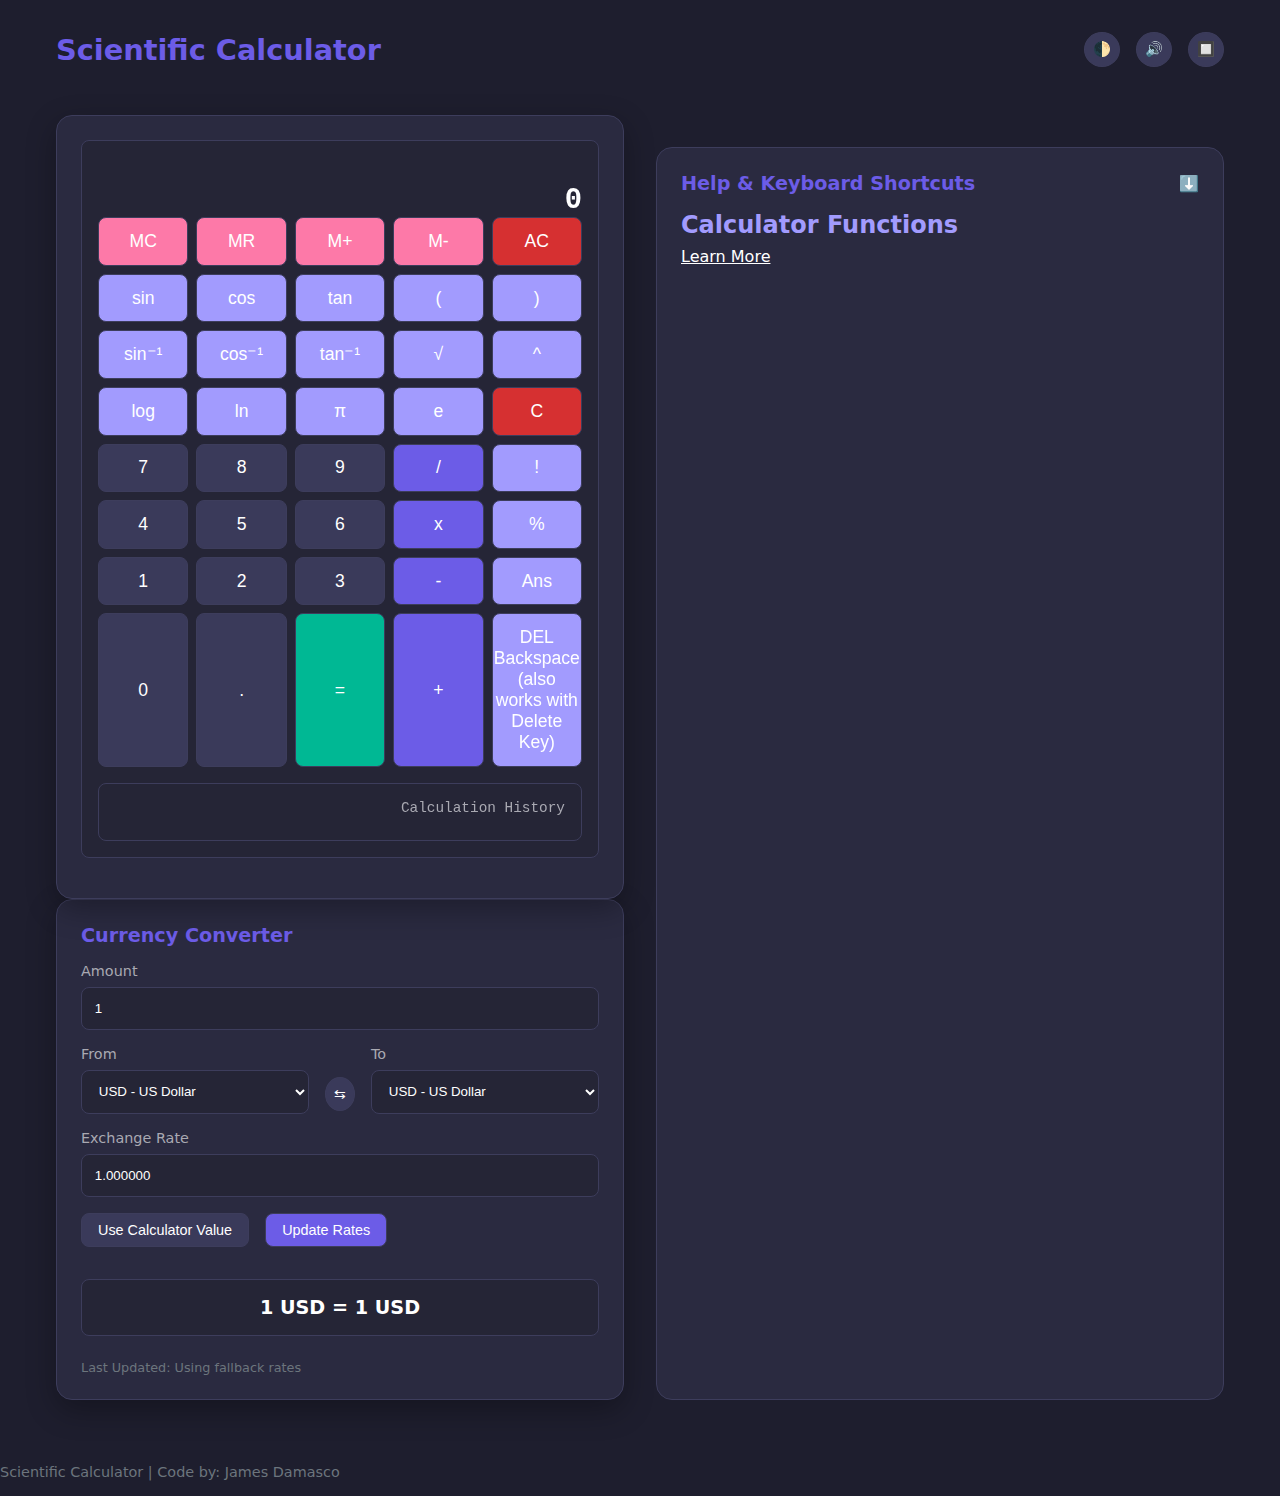
<file: index.html>
<!DOCTYPE html>
<html lang="en">
<head>
    <meta charset="UTF-8">
    <meta name="viewport" content="width=device-width, initial-scale=1.0">
    <meta name="template" content="HTML | CSS | JavaScript"/>
    <meta name="author" content="Pyx-hash"/>
    <meta name="GitHub" content="https://github.com/Pyx-hash/"/>
    <meta name="description" content="Responsive Scientific Calculator with 3D UI/3D Design Template using HTML, CSS and JavaScript"/>
    
    <link rel="stylesheet" href="styles.css"/>
    <script src="app.js"></script>
    <title>Scientific Calculator</title>
</head>
<body>
    <div class="container">
        <header>
            <h1 class="app-title">Scientific Calculator</h1>
            <div class="settings-bar">
                <button id="theme-toggle" class="btn btn-icon" aria-label="Toggle theme">🌗</button>
                <button id="sound-toggle" class="btn btn-icon" aria-label="Toggle sound">🔊</button>
                <button id="3d-toggle" class="btn btn-icon" aria-label="Toggle 3D mode">3D</button>
            </div>
        </header>
        <div class="main-content">
            <div class="calculator-container">
                <div class="calculator-3d" id="calculator-3d">
                    <div class="calculator-card">
                        <div class="calc-display">
                            <div class="calc-expression" id="expression"></div>
                            <div class="calc-result" id="result">0</div>
                            <div class="calc-buttons">
                                <!-- ROW 1 -->
                                <button class="calc-btn memory" data-value="MC">MC</button>
                                <button class="calc-btn memory" data-value="MR">MR</button>
                                <button class="calc-btn memory" data-value="M+">M+</button>
                                <button class="calc-btn memory" data-value="M-">M-</button>
                                <button class="calc-btn clear" data-value="AC">AC</button>

                                <!-- ROW 2 -->
                                
                                <button class="calc-btn function" data-value="sin">sin</button>
                                <button class="calc-btn function" data-value="cos">cos</button>
                                <button class="calc-btn function" data-value="tan">tan</button>
                                <button class="calc-btn function" data-value="(">(</button>
                                <button class="calc-btn function" data-value=")">)</button>

                                <!-- ROW 3 -->
                            <button class="calc-btn function" data-value="asin">sin⁻¹</button>
                            <button class="calc-btn function" data-value="acos">cos⁻¹</button>
                            <button class="calc-btn function" data-value="atan">tan⁻¹</button>
                            <button class="calc-btn function" data-value="√">√</button>
                            <button class="calc-btn function" data-value="^">^</button>

                            <!-- ROW 4 -->
                            <button class="calc-btn function" data-value="log">log</button>
                            <button class="calc-btn function" data-value="ln">ln</button>
                            <button class="calc-btn function" data-value="π">π</button>
                            <button class="calc-btn function" data-value="e">e</button>
                            <button class="calc-btn clear" data-value="C">C</button>
                            <!-- ROW 5 -->
                            <button class="calc-btn" data-value="7">7</button>
                            <button class="calc-btn" data-value="8">8</button>
                            <button class="calc-btn" data-value="9">9</button>
                            <button class="calc-btn operator" data-value="/">/</button>
                            <button class="calc-btn function" data-value="!">!</button>

                            <!-- ROW 6 -->
                             <button class="calc-btn" data-value="4">4</button>
                            <button class="calc-btn" data-value="5">5</button>
                            <button class="calc-btn" data-value="6">6</button>
                            <button class="calc-btn operator" data-value="*">x</button>
                            <button class="calc-btn function" data-value="%">%</button>

                            <!-- ROW 7 -->
                             <button class="calc-btn" data-value="1">1</button>
                            <button class="calc-btn" data-value="2">2</button>
                            <button class="calc-btn" data-value="3">3</button>
                            <button class="calc-btn operator" data-value="-">-</button>
                            <button class="calc-btn function" data-value="Ans">Ans</button>

                            <!-- ROW 8 -->
                             <button class="calc-btn" data-value="0">0</button>
                             <button class="calc-btn" data-value=".">.</button>
                             <button class="calc-btn equals" data-value="=">=</button>
                             <button class="calc-btn operator" data-value="+">+</button>
                             <button class="calc-btn function tooltip" data-value="DEL">DEL
                                <span class="tootip-text"> Backspace (also works with Delete Key)</span>
                             </button>
                            </div>
                            <div class="calc-history" id="history">
                                <div class="history-title">Calculation History</div>
                                <div id="history-items"></div>
                            </div>
                        </div>
                    </div>
                </div>
                <div class="currency-converter">
                    <h2 class="converter-title">Currency Converter</h2>
                    <div class="currency-form">
                        <div class="form-group">
                            <label class="form-label">Amount</label>
                            <input type="number" id="amount" class="form-input" placeholder="Enter Amount" value="1" step="0.01"/>
                        </div>
                        <div class="form-row">
                            <div class="form-group" style="flex: 1;">
                                <label class="form-label">From</label>
                                <select id="from-currency" class="form-select">
                                    <option value="USD">USD - US Dollar</option>
                                    <option value="EUR">EUR - Euro</option>
                                    <option value="GBP">GBP - British Pound</option>
                                    <option value="JPY">JPY - Japanese Yen</option>
                                    <option value="AUD">AUD - Australian Dollar</option>
                                    <option value="CAD">CAD - Canadian Dollar</option>
                                    <option value="CNY">CNY - Chinese Yuan</option>
                                    <option value="PHP">PHP - Philippine Peso</option>
                                </select>
                            </div>
                            <button id="swap-currencies" class="btn btn-icon" style="margin-top: 1.8rem;">⇆</button>
                            <div class="form-group" style="flex: 1;">
                                <label class="form-label">To</label>
                                <select id="to-currency" class="form-select">
                                    <option value="USD">USD - US Dollar</option>
                                    <option value="EUR">EUR - Euro</option>
                                    <option value="GBP">GBP - British Pound</option>
                                    <option value="JPY">JPY - Japanese Yen</option>
                                    <option value="AUD">AUD - Australian Dollar</option>
                                    <option value="CAD">CAD - Canadian Dollar</option>
                                    <option value="CNY">CNY - Chinese Yuan</option>
                                    <option value="PHP">PHP - Philippine Peso</option>
                                </select>
                            </div>
                        </div>
                        <div class="form-group">
                            <label class="form-label">Exchange Rate</label>
                            <input type="number" id="exchange-rate" class="form-input" placeholder="Enter Exchange Rate" step="0.000001">
                        </div>
                        <div class="form-row">
                            <button id="use-calc-value" class="btn">Use Calculator Value</button>
                            <button id="update-rates" class="btn btn-primary">Update Rates</button>
                        </div>
                        <div class="currency-result" id="conversion-result">1 USD = 0.927727 EUR</div>
                        <div class="rate-info" id="rate-info">Last Updated: Using fallback rates</div>
                    </div>
                </div>
            </div>
            <div class="help-panel">
                <div class="help-header" id="help-toggle">
                    <h2 class="help-title">Help & Keyboard Shortcuts</h2>
                    <span>⬇️</span>
                </div>
                <div class="help-section">
                    <h3 class="help-section-title">Calculator Functions</h3>
                    <p><a href="help-calculator.html">Learn More</a></p>
                </div>
                </div>
            </div>
        </div>
    </div>
    <footer>
        <p>
            Scientific Calculator | Code by: James Damasco
        </p>
    </footer>
</body>
</html>
</file>
<file: styles.css>
:root {
    /** BACKGROUND / BG*/
    --bg-primary: #1e1e2e;
    --bg-secondary: #252536;
    --bg-tertiary: #2d2d44;

    /** TEXT */
    --text-primary: #ffffff;
    --text-secondary: #a9a9b2;
    --text-muted: #6c757d;

    /** OTHER COLORS*/
    --primary: #6c5ce7;
    --primary-hovers: #5d4fd6;
    --secondary: #a29bfe;
    --success: #00b894;
    --warning: #fdcb6e;
    --danger: #d63031;
    --border: #3d3d5c;
    --shadow: rgba(0, 0, 0, 0.3);
    --card-bg: #2a2a40;
    --button-bg: #3a3a5a;
    --button-hovers: #4a4a6a;
    --accent: #fd79a8;
}
.light-theme {
    --bg-primary: #f8f9fa;
    --bg-secondary: #e9ecef;
    --bg-tertiary: #ffffff;
    --text-primary: #212529;
    --text-secondary: #5d4fd6;
    --text-muted: #6c757d;
    --primary: #6c5ce7;
    --primary-hovers: #5d4fd6;
    --secondary: #a29bfe;
    --success: #00b894;
    --warning: #fdcb6e;
    --danger: #d63031;
    --border: #dee2e6;
    --shadow: rgba(0, 0, 0, 0.1);
    --card-bg: #ffffff;
    --button-bg: #ffffff;
    --button-hover: #e9ecef;
    --accent: #fd79a8
}

* {
    margin: 0;
    padding: 0;
    box-sizing: border-box;
}
body {
    font-family: system-ui, -apple-system, BlinkMacSystemFont, 'Segoe UI', Roboto, Oxygen, Ubuntu, Cantarell, 'Open Sans', 'Helvetica Neue', sans-serif;
    background: var(--bg-primary);
    color: var(--text-primary);
    min-height: 100vh;
    display: flex;
    flex-direction: column;
    transition: background-color 0.3s, color 0.3s;
}
.container {
    width: 100%;
    max-width: 1200px;
    margin: 0 auto;
    padding: 1rem;
}
header {
    display: flex;
    justify-content: space-between;
    align-items: center;
    padding: 1rem 0;
    margin-bottom: 2rem;
}
.app-title {
    font-size: 1.8rem;
    font-weight: 700;
    color: var(--primary);
}
.settings-bar {
    display: flex;
    gap: 1rem;
}
.btn {
    background: var(--button-bg);
    color: var(--text-primary);
    border: 1px solid var(--border);
    border-radius: 8px;
    padding: 0.5rem 1rem;
    cursor: pointer;
    font-size: 0.9rem;
    transition: all 0.2s;
    display: flex;
    align-items: center;
    gap: 0.5rem;
}
.btn:hover {
    background: var(--button-hover);
}
.btn-primary {
    background: var(--primary);
    color: white;
}
.btn-primary:hover {
    background: var(--primary-hovers);
}
.btn-icon {
    padding: 0.5rem;
    border-radius: 50%;
}
.main-content {
    display: grid;
    grid-template-columns: 1fr 1fr;
    gap: 2rem;
    margin-bottom: 2rem;
}
@media (max-width: 900px) {
    .main-content {
        grid-template-columns: 1fr;
    }
}
.calculator-container {
    perspective: 1000px;
}
.calculator-3d {
    width: 100%;
    transition: transform 0.3s;
    transform-style: preserve-3d;
}
.calculator-card {
    background: var(--card-bg);
    border-radius: 16px;
    padding: 1.5rem;
    box-shadow: 0 10px 30px var(--shadow);
    transform-style: preserve-3d;
    transition: transform 0.3s, box-shadow 0.3s;
    border: 1px solid var(--border);
}
.enhanced-3d .calculator-card {
    transform: translateZ(20px);
    box-shadow: 0 15px 35px var(--shadow), 0 5px 15px rgba(0, 0, 0, 0.07);
}
.enhanced-3d .calc-btn {
    transform: translateZ(10px);
    box-shadow: 0 4px 8px var(--shadow), 0 2px 4px rgba(0, 0, 0, 0.1);
}
.calc-display {
    background: var(--bg-secondary);
    border-radius: 8px;
    padding: 1rem;
    margin-bottom: 1rem;
    font-family: 'Courier New', monospace;
    text-align: right;
    min-height: 80px;
    display: flex;
    flex-direction: column;
    justify-content: flex-end;
    border: 1px solid var(--border);
}
.calc-expression {
    font-size: 0.9rem;
    color: var(--text-secondary);
    min-height: 1.2rem;
    margin-bottom: 0.5rem;
    word-break: break-all;
}
.calc-result {
    font-size: 1.8rem;
    font-weight: bold;
    word-break: break-all;
}
.calc-buttons {
    display: grid;
    grid-template-columns: repeat(5, 1fr);
    gap: 0.5rem;
}
@media (max-width: 600px) {
    .calc-buttons {
        grid-template-columns: repeat(4, 1fr);
    }
}
.calc-btn {
    background: var(--button-bg);
    color: var(--text-primary);
    border: 1px solid var(--border);
    border-radius: 8px;
    padding: 0.8rem 0;
    font-size: 1.1rem;
    cursor: pointer;
    transition: all 0.1s;
    position: relative;
    transform: translateZ(0);
}
.calc-btn:active {
    transform: translateY(2px);
}
.calc-btn.operator {
    background: var(--primary);
    color: white;
}
.calc-btn.function {
    background: var(--secondary);
    color: var(--text-primary);
}
.calc-btn.memory {
    background: var(--accent);
    color: white;
}
.calc-btn.equals {
    background: var(--success);
    color: white;
}
.calc-btn.clear {
    background: var(--danger);
    color: white;
}
.calc-history {
    margin-top: 1rem;
    background: var(--bg-secondary);
    border-radius: 8px;
    padding: 1rem;
    max-height: 200px;
    overflow-y: auto;
    border: 1px solid var(--border);
}
.history-title {
    font-size: 0.9rem;
    color: var(--text-secondary);
    margin-bottom: 0.5rem;
}
.history-item {
    padding: 0.5rem 0;
    border-bottom: 1px solid var(--border);
    font-family: system-ui, -apple-system, BlinkMacSystemFont, 'Segoe UI', Roboto, Oxygen, Ubuntu, Cantarell, 'Open Sans', 'Helvetica Neue', sans-serif;
}
.history-item:last-child {
    border-bottom: none;
}
.currency-converter {
    background: var(--card-bg);
    border-radius: 16px;
    padding: 1.5rem;
    box-shadow: 0 10px 30px var(--shadow);
    border: 1px solid var(--border);
}
.converter-title {
    font-size: 1.2rem;
    margin-bottom: 1rem;
    color: var(--primary);
}
.currency-form {
    display: flex;
    flex-direction: column;
    gap: 1rem;
}
.form-group {
    display: flex;
    flex-direction: column;
    gap: 0.5rem;
}
.form-row {
    display: flex;
    gap: 1rem;
    align-items: center;
}
.form-label {
    font-size: 0.9rem;
    color: var(--text-secondary);
}
.form-input, .form-select {
    background: var(--bg-secondary);
    border: 1px solid var(--border);
    border-radius: 8px;
    padding: 0.8rem;
    color: var(--text-primary);
    flex: 1;
}
.currency-result {
    margin-top: 1rem;
    padding: 1rem;
    background: var(--bg-secondary);
    border-radius: 8px;
    text-align: center;
    font-size: 1.2rem;
    font-weight: bold;
    border: 1px solid var(--border);
}
.rate-info {
    font-size: 0.8rem;
    color: var(--text-muted);
    margin-top: 0.5rem;
}
.help-panel {
    background: var(--card-bg);
    border-radius: 16px;
    padding: 1.5rem;
    margin-top: 2rem;
    border: 1px solid var(--border);
}
a {
    color: white;
}
.help-header {
    display: flex;
    justify-content: space-between;
    align-items: center;
    margin-bottom: 1rem;
    cursor: pointer;
}
.help-title {
    font-size: 1.2rem;
    color: var(--primary);
}
.help-content {
    max-height: 0;
    overflow: hidde;
    transition: max-height 0.3s ease-out;
}
.help-content.expanded {
    max-height: 500px;
}
.help-section {
    margin-bottom: 1.5rem;
}
.help-section-title {
    font-size: 1.5rem;
    margin-bottom: 0.5rem;
    color: var(--secondary);
}
.keyboard-shortcuts {
    display: grid;
    grid-template-columns: repeat(auto-fill, minmax(250px, 1fr));
    gap: 1rem;
}
.shortcut-item {
    display: flex;
    justify-content: space-between;
    padding: 0.5rem;
    background: var(--bg-secondary);
    border-radius: 8px;
}
.key {
    background: var(--button-bg);
    padding: 0.2rem 0.5rem;
    border-radius: 4px;
    font-family: monospace;
    border: 1px solid var(--border);
}
footer {
    margin-top: auto;
    padding: 1rem 0;
    color: var(--text-muted);
    font-size: 0.9rem;
}
.tooltip {
    position: relative;
    display: inline-block;
}
.tooltip .tooltip-text {
    visibility: hidden;
    width: 200px;
    background-color: var(--bg-tertiary);
    color: var(--text-primary);
    text-align: center;
    border-radius: 6px;
    padding: 5px;
    position: absolute;
    z-index: 1;
    bottom: 125%;
    left: 50%;
    transform: translateX(-50%);
    opacity: 0;
    transition: opacity 0.3s;
    font-size: 0.8rem;
    border: 1px solid var(--border);
}
.tooltip:hover .tooltip-text {
    visibility: visible;
    opacity: 1;
}
@keyframes buttonPress {
    0% {
        transform: scale(1);
    }
    50% {
        transform: scale(0.95);
    }
    100% {
        transform: scale(1);
    }
}
.button-press {
    animation: buttonPress 0.1s;
}
</file>
